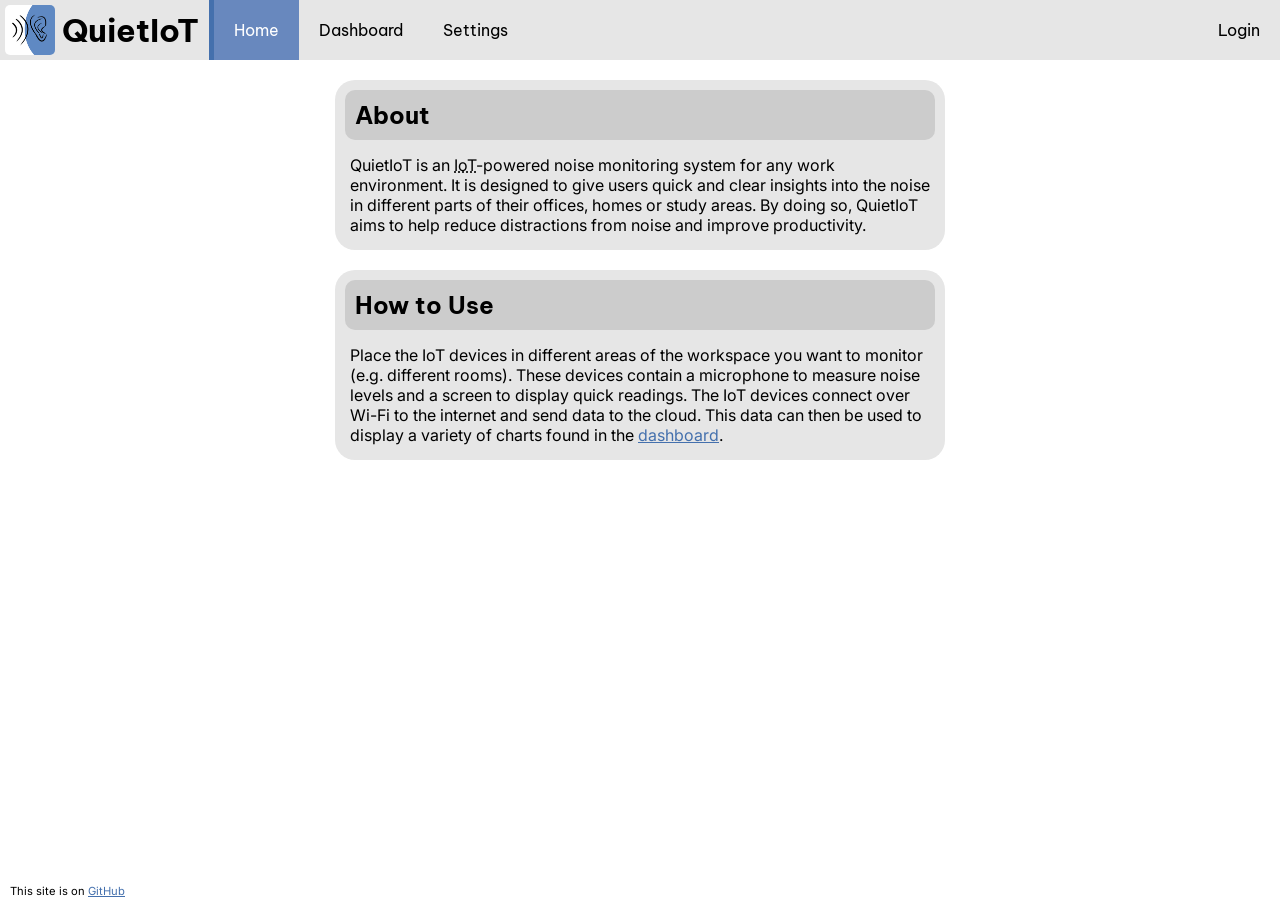
<file: website/index.html>
<!DOCTYPE html>
<html>
    <head>
        <meta charset="UTF-8">
        <meta name="color-scheme" content="light dark">
        <link href = "./assets/main.css" rel = "stylesheet">
        <link href = "./assets/mobile.css" rel = "stylesheet">
        <link rel="preconnect" href="https://fonts.googleapis.com">
        <link rel="preconnect" href="https://fonts.gstatic.com" crossorigin>
        <link href="https://fonts.googleapis.com/css2?family=Be+Vietnam+Pro:ital,wght@0,100;0,200;0,300;0,400;0,500;0,600;0,700;0,800;0,900;1,100;1,200;1,300;1,400;1,500;1,600;1,700;1,800;1,900&family=Inter:ital,opsz,wght@0,14..32,100..900;1,14..32,100..900&display=swap" rel="stylesheet">
        <link rel="icon" type="image/x-icon" href="./assets/images/icons/favicon.ico">
        <script type = "text/javascript" src = "./assets/scripts/ui.js" defer></script>
        <title>QuietIoT - Home</title>
    </head>
    <body>
        <header>
            <ul class = "navBar">
                <li><img src = "./assets/images/logo_low-res.png" alt = "Logo"><h1>QuietIoT</h1></li>
                <li><a class = "active" href = "index.html">Home</a></li>
                <li><a href = "dashboard.html">Dashboard</a></li>
                <li><a href = "settings.html">Settings</a></li>
                <li class = "right"><a href = "login.html">Login</a></li>
            </ul>
        </header>
        <main>
            <div class = "content">
                <div class = "heading">
                    <h2>About</h2>
                </div>
                <p>QuietIoT is an <abbr title = "Internet of Things">IoT</abbr>-powered noise monitoring system for any work environment. It is designed to give users quick and clear insights into the noise in different parts of their offices, homes or study areas. By doing so, QuietIoT aims to help reduce distractions from noise and improve productivity.</p>
            </div>
            <div class = "content">
                <div class = "heading">
                    <h2>How to Use</h2>
                </div>
                <p>Place the IoT devices in different areas of the workspace you want to monitor (e.g. different rooms). These devices contain a microphone to measure noise levels and a screen to display quick readings. The IoT devices connect over Wi-Fi to the internet and send data to the cloud. This data can then be used to display a variety of charts found in the <a href = "./dashboard.html">dashboard</a>.</p>
            </div>
        </main>
        <footer>
            <p>This site is on <a href = "https://github.com/coronelGuasap9809/quietiot" target = "_blank">GitHub</a></p>
        </footer>
    </body>
</html>
</file>
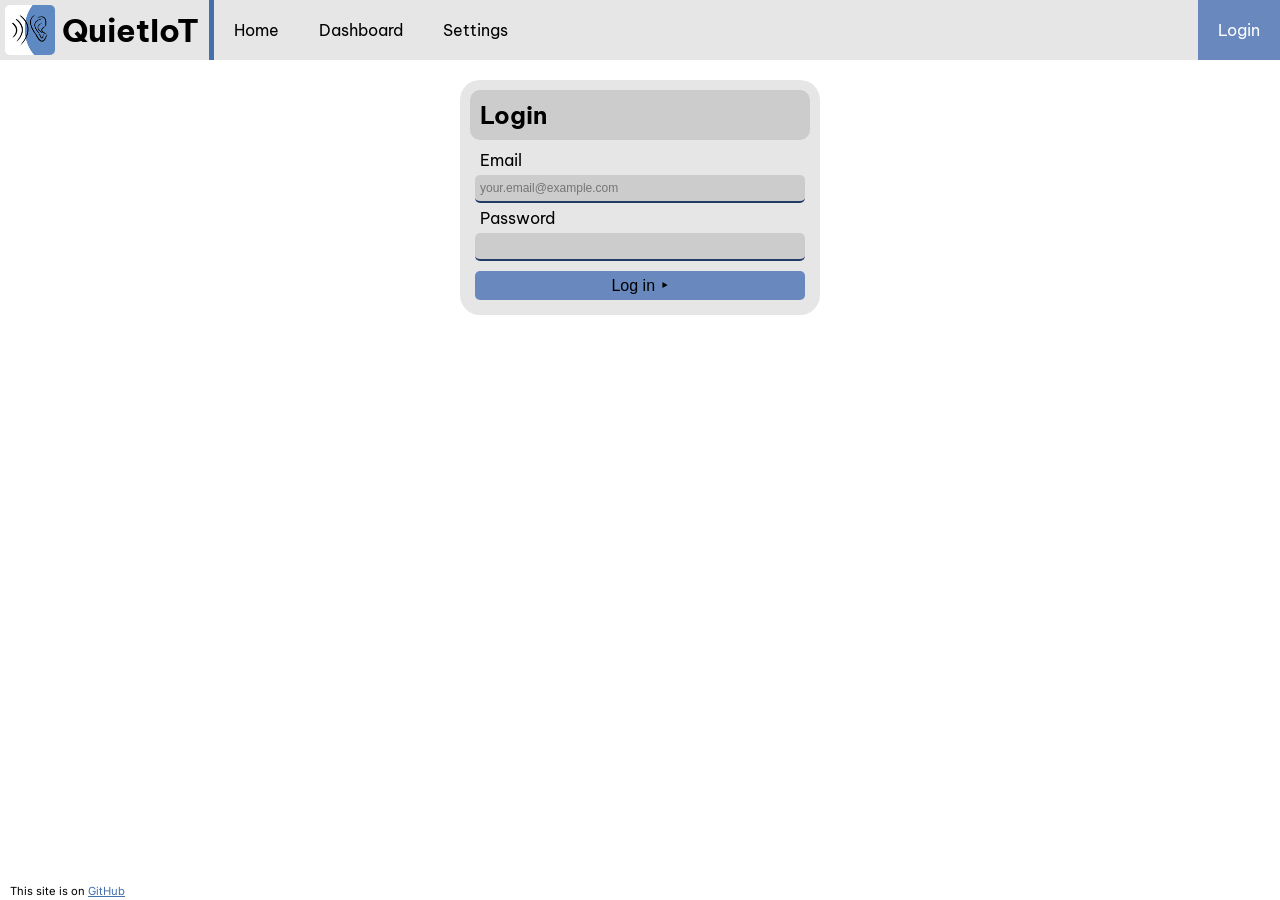
<file: website/auth.html>
<!DOCTYPE html>
<html>
    <head>
        <meta charset="UTF-8">
        <meta name="color-scheme" content="light dark">
        <link href = "./assets/main.css" rel = "stylesheet">
        <link rel="preconnect" href="https://fonts.googleapis.com">
        <link rel="preconnect" href="https://fonts.gstatic.com" crossorigin>
        <link href="https://fonts.googleapis.com/css2?family=Be+Vietnam+Pro:ital,wght@0,100;0,200;0,300;0,400;0,500;0,600;0,700;0,800;0,900;1,100;1,200;1,300;1,400;1,500;1,600;1,700;1,800;1,900&family=Inter:ital,opsz,wght@0,14..32,100..900;1,14..32,100..900&display=swap" rel="stylesheet">
        <link rel="icon" type="image/x-icon" href="./assets/images/icons/favicon.ico">
        <script type = "text/javascript" src = "./assets/scripts/ui.js" defer></script>
        <title>QuietIoT - Login</title>
    </head>
    <body>
        <header>
            <ul class = "navBar">
                <li><img src = "./assets/images/logo.png" alt = "Logo"><h1>QuietIoT</h1></li>
                <li><a href = "index.html">Home</a></li>
                <li><a href = "dashboard.html">Dashboard</a></li>
                <li><a href = "settings.html">Settings</a></li>
                <li class = "right"><a class = "active" href = "auth.html">Login</a></li>
            </ul>
        </header>
        <main>
            <div class = "content login">
                <div class = "heading">
                    <h2>Login</h2>
                </div>
                <form>
                    <label for = "email-input">Email</label>
                    <input type = "email" name = "email-input" placeholder = "your.email@example.com" required/>
                    <label for = "password-input">Password</label>
                    <input type = "password" name = "password-input" id = "password-input" required/>
                    <!--<label for = "toggle">Show password<input type = "checkbox" id = "visibilityToggle" name = "toggle" onclick = "showPassword()"></label>!-->
                    <button type = "submit">Log in &#8227</button>
                </form>
            </div>
        </main>
        <footer>
            <p>This site is on <a href = "https://github.com/coronelGuasap9809/quietiot" target = "_blank">GitHub</a></p>
        </footer>
        <!--<script>
            const passwordInput = document.getElementById("password-input");
            function showPassword() { //function that shows password in password field
                if (passwordInput.type === "password") {
                  passwordInput.type = "text";
                } else {
                 passwordInput.type = "password";
                }
            }
        </script>!-->
    </body>
</html>
</file>
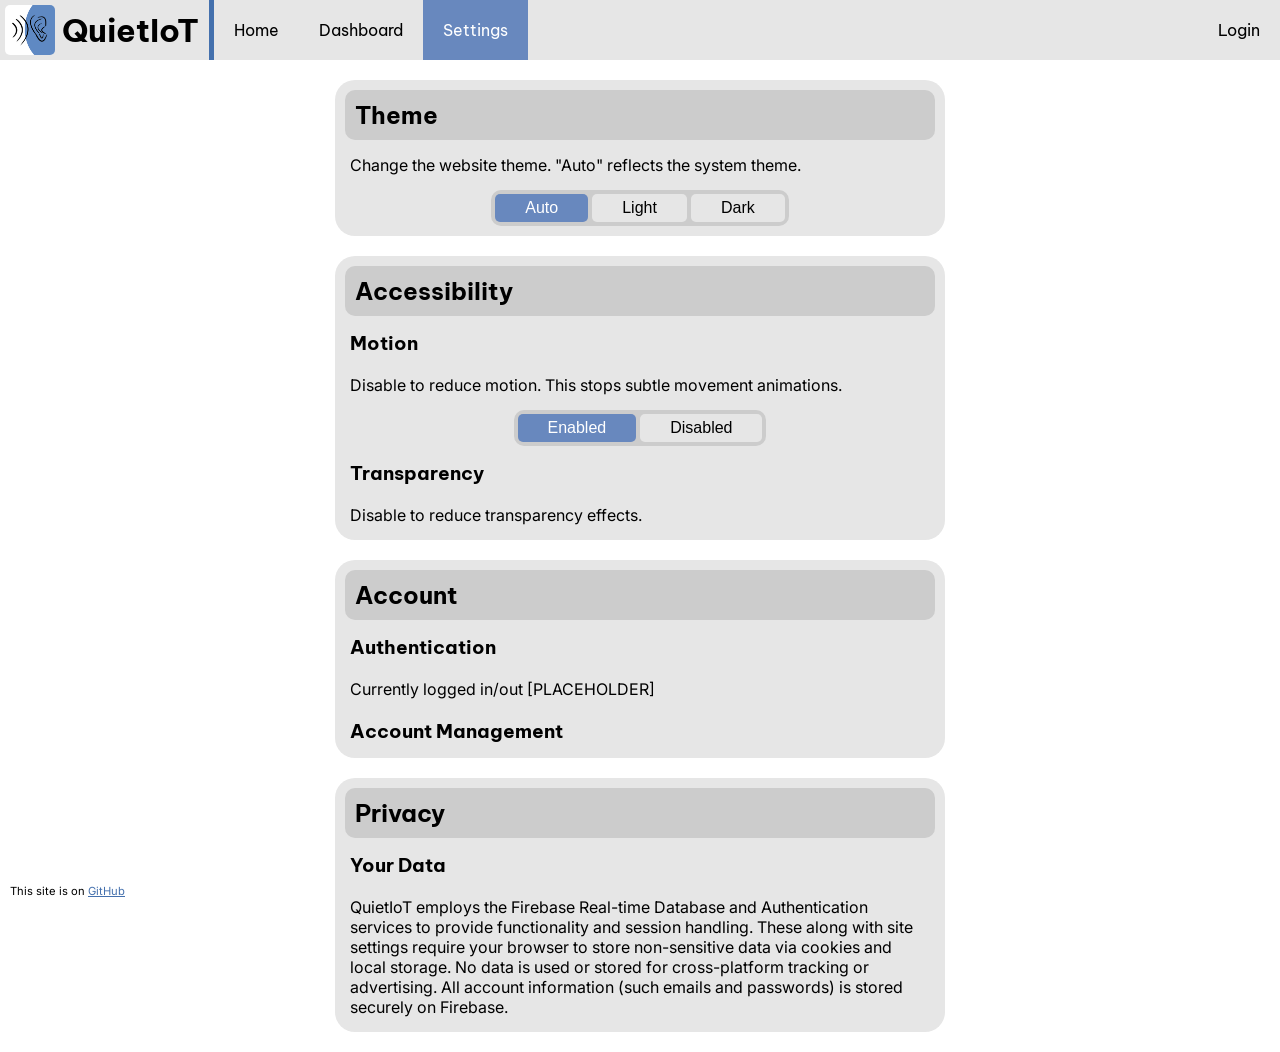
<file: website/settings.html>
<!DOCTYPE html>
<html>
    <head>
        <meta charset="UTF-8">
        <meta name="color-scheme" content="light dark">
        <link href = "./assets/main.css" rel = "stylesheet">
        <link href = "./assets/mobile.css" rel = "stylesheet">
        <link rel="preconnect" href="https://fonts.googleapis.com">
        <link rel="preconnect" href="https://fonts.gstatic.com" crossorigin>
        <link href="https://fonts.googleapis.com/css2?family=Be+Vietnam+Pro:ital,wght@0,100;0,200;0,300;0,400;0,500;0,600;0,700;0,800;0,900;1,100;1,200;1,300;1,400;1,500;1,600;1,700;1,800;1,900&family=Inter:ital,opsz,wght@0,14..32,100..900;1,14..32,100..900&display=swap" rel="stylesheet">
        <link rel="icon" type="image/x-icon" href="./assets/images/icons/favicon.ico">
        <script type = "text/javascript" src = "./assets/scripts/ui.js" defer></script>
        <title>QuietIoT - Settings</title>
    </head>
    <body>
        <header>
            <ul class = "navBar">
                <li><img src = "./assets/images/logo.png" alt = "Logo"><h1>QuietIoT</h1></li>
                <li><a href = "index.html">Home</a></li>
                <li><a href = "dashboard.html">Dashboard</a></li>
                <li><a class = "active" href = "settings.html">Settings</a></li>
                <li class = "right"><a href = "login.html">Login</a></li>
            </ul>
        </header>
        <main>
            <div class = "content">
                <div class = "heading">
                    <h2>Theme</h2>
                </div>
                <p>Change the website theme. "Auto" reflects the system theme.</p>
                <ul class = "selector">
                    <li><button id = "auto-btn" class = "theme-btn">Auto</button></li>
                    <li><button id = "light-btn" class = "theme-btn">Light</button></li>
                    <li><button id = "dark-btn" class = "theme-btn">Dark</button></li>
                </ul>
            </div>
            <div class = "content">
                <div class = "heading"?>
                    <h2>Accessibility</h2>
                </div>
                <h3>Motion</h3>
                <p>Disable to reduce motion. This stops subtle movement animations.</p>
                <ul class = "selector">
                    <li><button id = "enable-motion" class = "motion-btn">Enabled</button></li>
                    <li><button id = "disable-motion" class = "motion-btn">Disabled</button></li>
                </ul>
                <h3>Transparency</h3>
                <p>Disable to reduce transparency effects.</p>
            </div>
            <div class = "content">
                <div class = "heading"?>
                    <h2>Account</h2>
                </div>
                <h3>Authentication</h3>
                <p>Currently logged in/out [PLACEHOLDER]</p>
                <h3>Account Management</h3>
            </div>
            <div class = "content">
                <div class = "heading"?>
                    <h2>Privacy</h2>
                </div>
                <h3>Your Data</h3>
                <p>QuietIoT employs the Firebase Real-time Database and Authentication services to provide functionality and session handling. These along with site settings require your browser to store non-sensitive data via cookies and local storage. No data is used or stored for cross-platform tracking or advertising. All account information (such emails and passwords) is stored securely on Firebase.</p>
            </div>
        </main>
        <footer>
            <p>This site is on <a href = "https://github.com/coronelGuasap9809/quietiot" target = "_blank">GitHub</a></p>
        </footer>
    </body>
</html>
</file>
<file: website/assets/main.css>
:root{
    color-scheme: light dark;

    --catalina: #233c67;
    --st-louis: #ccdbee;
    --san-marino: #4470ad;
    --floral-blue: #99afd7;
    --soft-navy: #6888be;


    --text-color: light-dark(black, white);

    --primary-bg: light-dark(white, #1e1d1d);
    --secondary-bg: light-dark(#e6e6e6, #252727);
    --tertiary-bg: light-dark(#cccccc, #303131);
    
    --primary-accent: light-dark(var(--catalina),var(--st-louis));
    --secondary-accent: light-dark(var(--san-marino),var(--floral-blue));
    --tertiary-accent: var(--soft-navy);
}

.lightmode{
    --text-color: black;

    --primary-bg: white;
    --secondary-bg: #e6e6e6;
    --tertiary-bg: #cccccc;

    --primary-accent: var(--catalina);
    --secondary-accent: var(--san-marino);
}

.darkmode{
    --text-color: white;

    --primary-bg: #1e1d1d;
    --secondary-bg: #252727;
    --tertiary-bg: #303131;

    --primary-accent: var(--st-louis);
    --secondary-accent: var(--floral-blue);
}

body{
    color: var(--text-color);
    background-color: var(--primary-bg);
    font-family: "Be Vietnam Pro", sans-serif;
    margin: 0;
    transition: background-color 0.1s, color 0.1s, ;
}

p{
    font-family: "Inter";
}

a{
    color: var(--secondary-accent)
}

header{
    position: sticky;
    top: 0;
    box-shadow: 0 10px 5px var(--primary-bg);
    z-index: 20;
}

footer{
    position: fixed;
    bottom: 0;
    left: 0;
    border-radius: 0px 5px 0px 0;
    backdrop-filter: blur(6px);
    -webkit-backdrop-filter: blur(6px);
}

footer p{
    margin: 2px 2px 2px 10px;
    font-size: 0.7rem;
}

form{
    display: flex;
    margin: 5px;
    flex-direction: column;
    border-radius: 5px;
}

input{
    display: block;
    margin: 5px;
    min-height: 1rem;
    background-color: var(--tertiary-bg);
    border-width: 0 0 2px 0;
    border-color: var(--primary-accent);
    border-radius: inherit;
    color: var(--text-color);
    padding: 5px;
    font-size: 0.75rem;
}

input[type=checkbox]{
    accent-color: var(--secondary-accent);
    display: inline;
    width: 1rem;
}

label{
    margin-left: 10px;
}

button{
    margin: 5px;
    background-color: var(--tertiary-accent);
    border: none;
    border-radius: inherit;
    padding: 5px;
    width: auto;
    font-size: 1rem;
    cursor: pointer;
}

button:hover{
    background-color: var(--secondary-accent);
}

/* Navbar */
.navBar{
    position: sticky;
    margin: 0;
    display: flex;
    padding: 0;
    background-color: var(--secondary-bg);
    list-style-type: none;
}

.navBar li:has(h1){
    border-right: 5px solid var(--secondary-accent);
}

.navBar li img{
    display: inline-block;
    margin: 5px;
    width: 50px;
    border-radius: 5px;
    vertical-align: middle;
}

.navBar li h1{
    display: inline-block;
    margin: 2px 10px 2px 2px;
    vertical-align: middle;
}

.navBar li a{
    display: block;
    text-decoration: none;
    color: var(--text-color);
    padding: 20px 20px;
    transition: background-color 0.3s;
}

.navBar li a.active{
    color: white;
    background-color: var(--tertiary-accent);
}

.navBar li a:hover:not(.active){
    background-color: var(--tertiary-bg);
}

.navBar li.right{
    margin-left: auto;
}

.navBar li > *.hidden{
    display: none;
}

/* content */
.content{
    background-color: var(--secondary-bg);
    padding: 5px;
    border-radius: 20px;
    margin: 20px auto;
    max-width: 600px;
    display: flex;
    flex-direction: column;
    transition: transform 0.3s;
}

.content:hover{
    transform: scale(101%);
}

.heading{
    background-color: var(--tertiary-bg);
    padding: 10px;
    border-radius: 10px;
    margin: 5px;
}

.heading h2{
    margin: 0;
}

.content p{
    margin: 10px;
}

.content h3{
    margin: 10px
}

.login{
    max-width: 350px;
}

 .signup-prompt{
    font-size: 0.75rem;
 }

 .signup-prompt a{
    cursor: pointer;
 }

 .signup-prompt a:hover{
    color: var(--primary-accent);
 }

.selector{
    display: inline-flex;
    padding: 2px;
    background-color: var(--tertiary-bg);
    list-style-type: none;
    border-radius: 10px;
    margin: 5px auto;
    width: auto;
}

.selector li button{
    display: block;
    text-decoration: none;
    padding: 5px 30px;
    margin: 2px;
    border-radius: 5px;
    color: var(--text-color);
    border: 0;
    font-size: 1em;
    background-color: var(--secondary-bg);
    transition: background-color 0.3s;
    cursor: pointer;
}

.selector li button.active{
    background-color: var(--tertiary-accent);
    color: white;
    cursor: default;
}

.selector li button:hover:not(.active){
    background-color: var(--primary-bg);
}

.disable-motion:hover{
    transform: scale(100%);
}
</file>
<file: website/assets/mobile.css>
@media only screen and (max-width: 650px) {
    html {
        font-size: 1.5rem;
    }

    header{
        position: static;
        top: auto;
    }

    .navBar{
        flex-direction: column;
        overflow: visible;
    }

    .navBar li:has(h1){
        border-right: none;
        text-align: center;
        position: sticky;
        top: 0;
        backdrop-filter: blur(6px) brightness(70%);
        -webkit-backdrop-filter: blur(6px) brightness(70%);
    }

    .navBar li.right{
        margin: inherit;
    }

    .content{
        margin: 20px;
        padding: 10px;
    }

    main{
        display: flex;
        flex-direction: column;
        align-items: center;
    }

    form{
        border-radius: 10px;
    }
}
</file>
